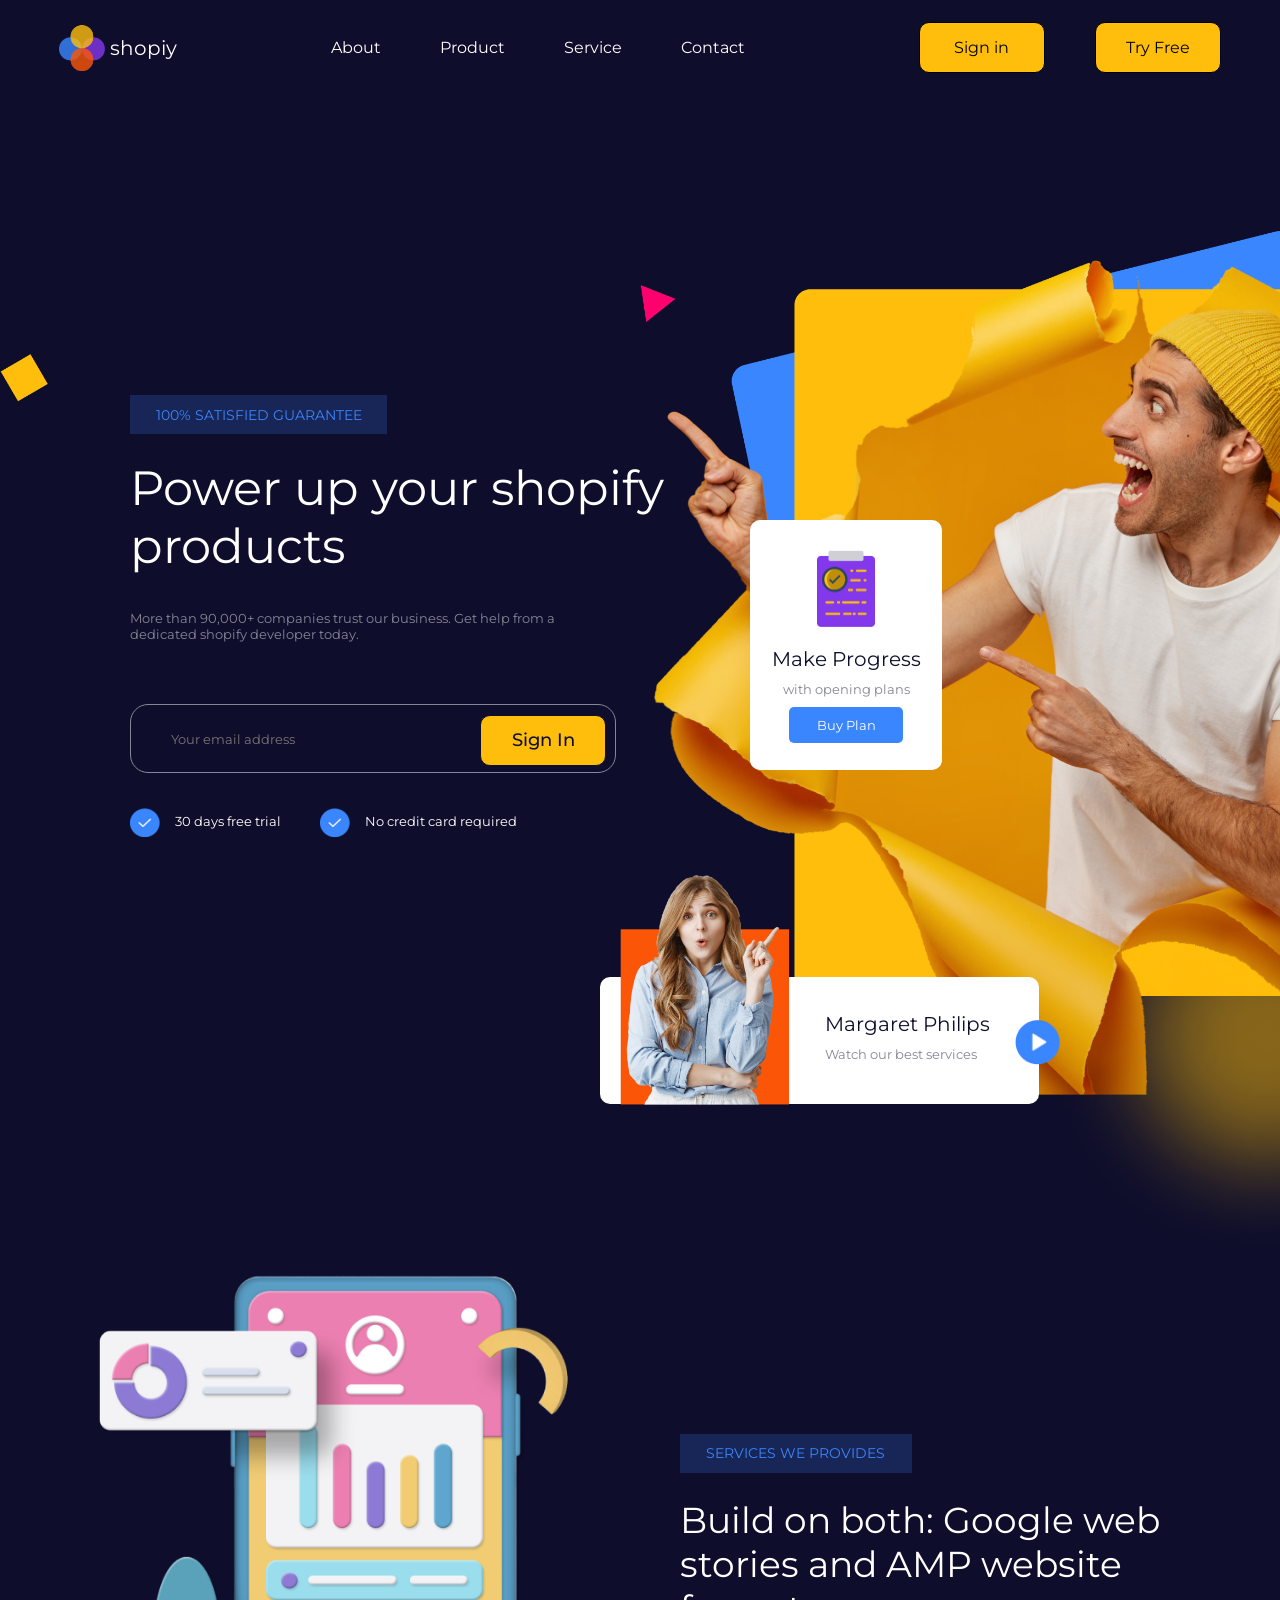
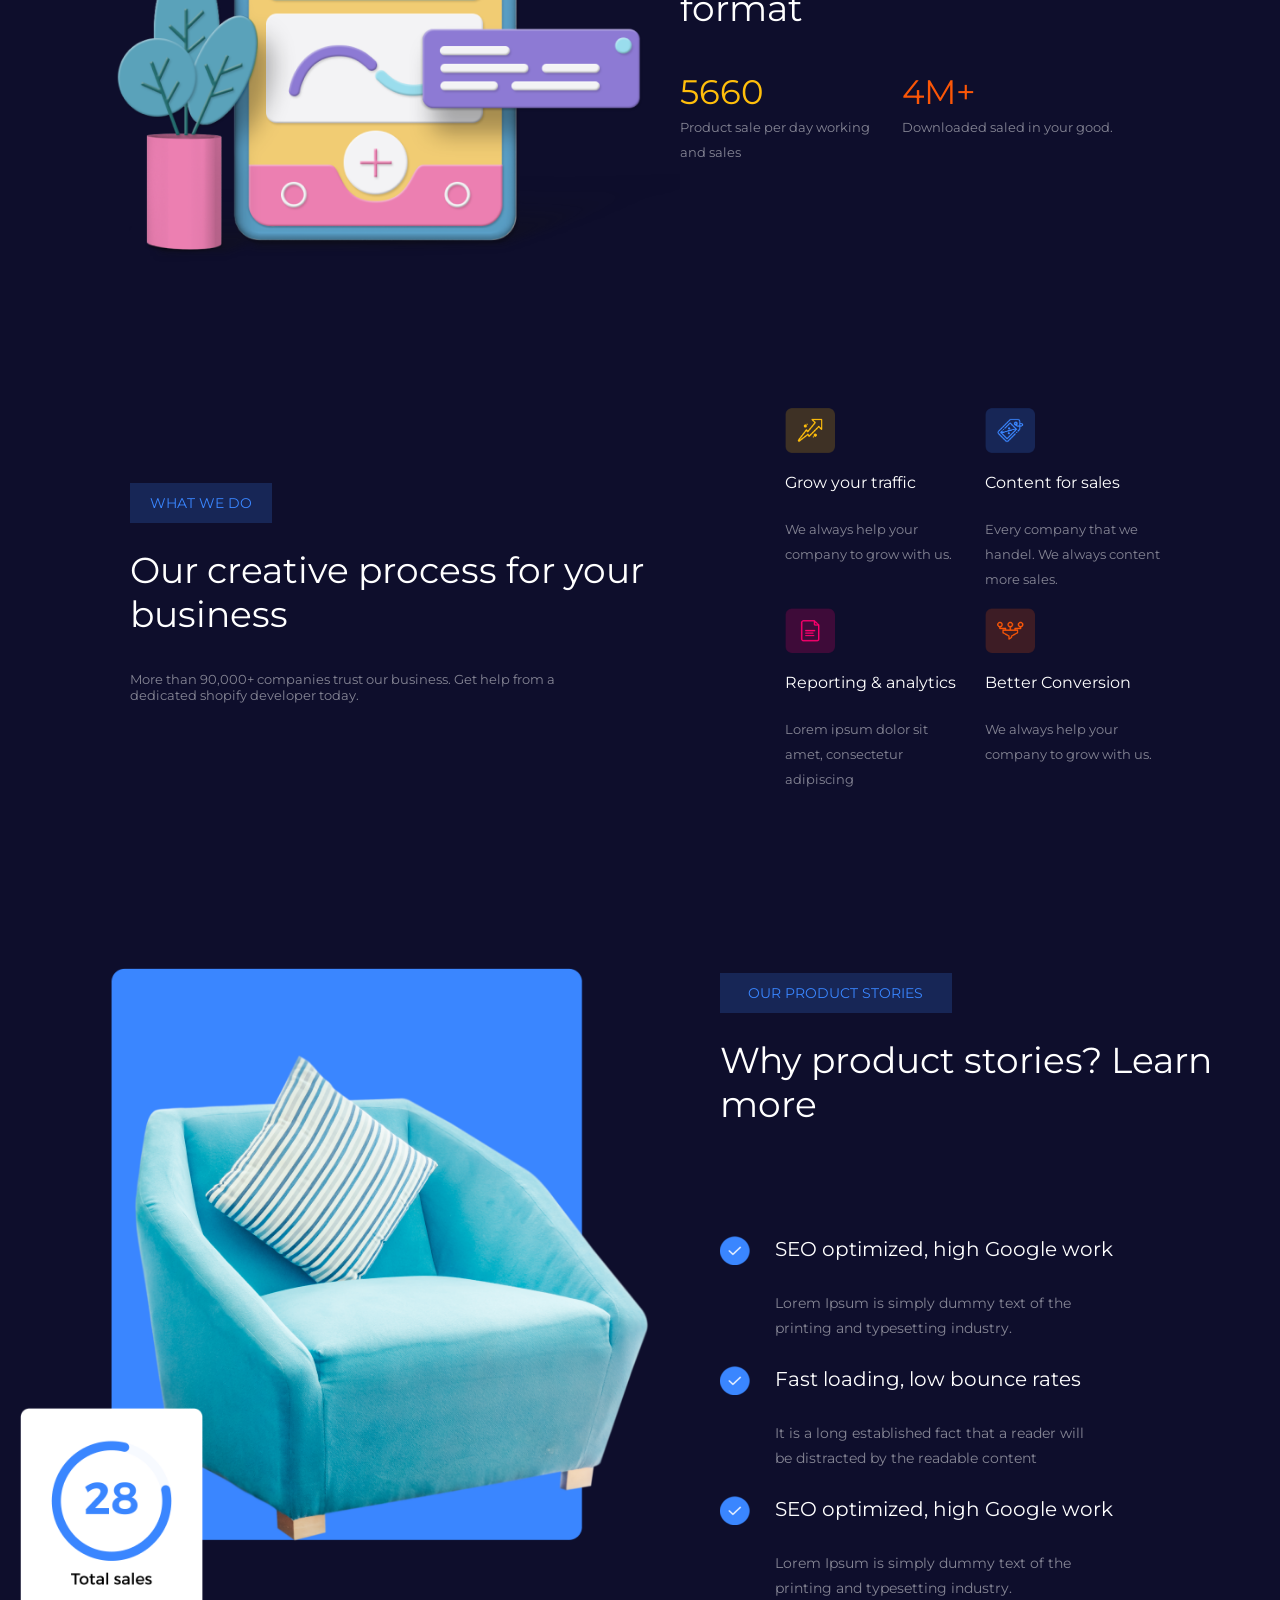
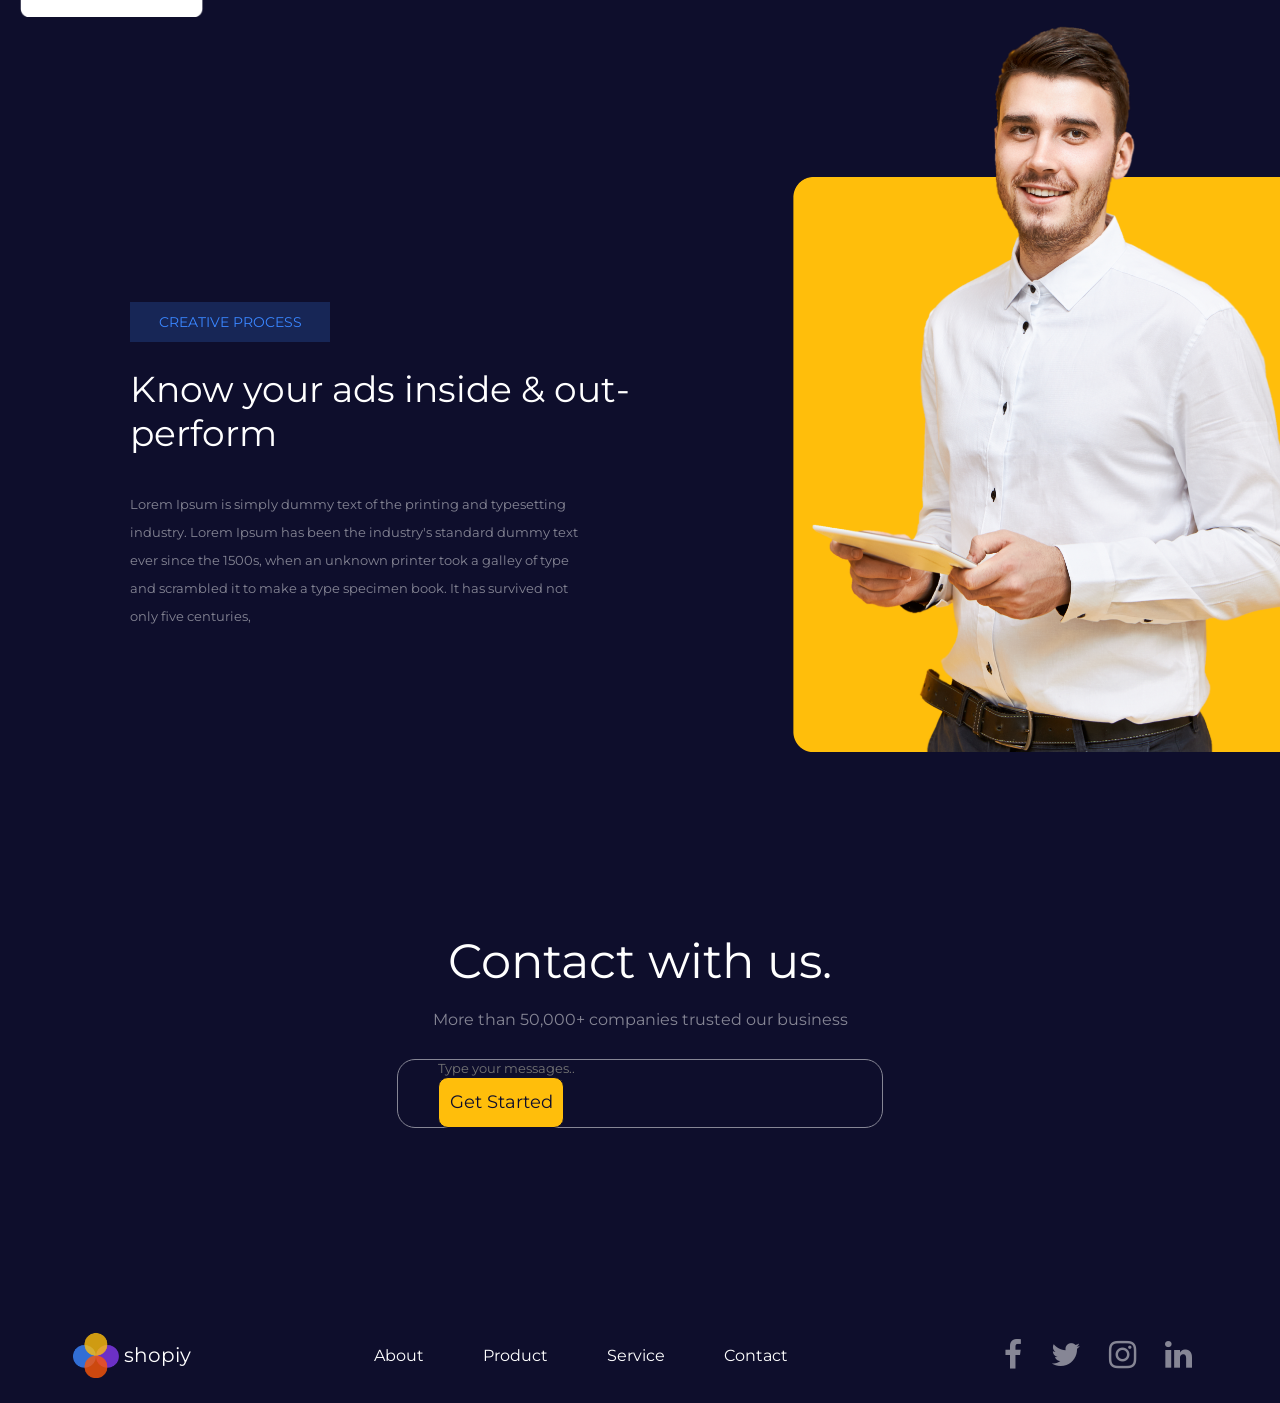
<file: index.html>
<!DOCTYPE html>
<html lang="en">
<head>
    <meta charset="UTF-8">
    <meta name="viewport" content="width=device-width, initial-scale=1.0">
    <link type="text/css" rel="stylesheet" href="css/style.css">
    <link rel="stylesheet" href="font-awesome-4.7.0/font-awesome-4.7.0/css/font-awesome.min.css">
    <title>shopiy</title>
    <!-- Дизайн https://www.figma.com/file/MmWflfWvsjHLMCmy7PoQl2/eCommercePlatformMarketingAgencyLandingPage?type=design&node-id=0-1&mode=design&t=Pwd1NYs7gW7fxwoi-0 -->
</head>
<body>
    <header class ="header">
        <div class = "headline">
            <img src="img/Logo1.png" alt="Logo">
            <h1>shopiy</h1>
        </div>
        <nav>
            <ul>
                <li><a href="#">About</a></li>
                <li><a href="#">Product</a></li>
                <li><a href="#">Service</a></li>
                <li><a href="#">Contact</a></li>
            </ul>
        </nav>
        <div class = "registration">
            <button type="button" class="header__section__button bg__yellow">Sign in</button>
            <button type="button" class="header__section__button bg__yellow">Try Free</button>
        </div>
    </header>
    
    <main>
        <section class="first_section">
            <article class="first_article">
                <div class="first_block_section guarantee bg__dark_cyan">
                    <p>100% SATISFIED GUARANTEE</p>
                </div>
                <div class="first_title h1">
                    <h1>Power up your shopify products</h1>
                </div>
                <div class="tx_above_first p">
                    <p>More than 90,000+ companies trust our business. Get help from a dedicated shopify developer today.</p>
                </div>
                <form action="#" method="POST">
                    <input type="email" name="email" placeholder="Your email address" class="email">
                    <button type="submit" class="email__button1 bg__yellow ">Sign In</button>
                </form>
                <div class="power_ul">
                    <ul>
                        <li>30 days free trial</li>
                        <li>No credit card required</li>
                    </ul>
                </div>
            </article>
            <aside class="make_progress">
                <img src="img/tasks.png" class="make_progress__img">
                <div class="aside2">
                    <h3 class="aside_h3">Make Progress</h3>
                    <p class="p_small aside2__p">with opening plans</p>
                </div>
                <div class="make_progress__buttom">
                    <p>Buy Plan</p>
                </div>
            </aside>
        </section>
        <aside class="philips">
            <img src="img/women1.png" class="women1">
            <div class="aside1">
                <h3 class="aside_h3">Margaret Philips</h3>
                <p class="p_small">Watch our best services</p>
            </div>
            <img src="img/mark_play.png" class="mark_play">
        </aside>
        <section class="second_section">
            <div class="phone">
                <img src="img/telephone.png">
            </div>
            <article>
                <div class="first_block_section services bg__dark_cyan">
                    <p>SERVICES WE PROVIDES</p>
                </div>
                <div class="second_title h2">
                    <h1>Build on both: Google web stories and AMP website format</h1>
                </div>
                <div class="article_table1">
                    <div class="article_table11">
                        <h3 class="h2__f_size cr_yellow">5660</h3>
                        <p class="p_small">Product sale per day working and sales</p>
                    </div>
                    <div class="article_table12">
                        <h3 class="h2__f_size cr_orange">4M+</h3>
                        <p class="p_small">Downloaded saled in your good.</p>
                    </div>
                </div>
            </article>
        </section>
        <section class="third_section">
            <article class="third_section__left">
                <div class="first_block_section we_do bg__dark_cyan">
                    <p>WHAT WE DO</p>
                </div>
                <div class="third_title h2">
                    <h1>Our creative process for your business</h1>
                </div>
                <div class="tx_above_first p">
                    <p>More than 90,000+ companies trust our business. Get help from a dedicated shopify developer today.</p>
                </div>
            </article>
            <div class="third_section__rigth">
                <div class="cell">
                    <img src="img/thunder.png">
                    <h3>Grow your traffic</h3>
                    <p>We always help your company to grow with us.</p>
                </div>
                <div class="cell">
                    <img src="img/sale.png">
                    <h3>Content for sales</h3>
                    <p>Every company that we handel. We always content more sales.</p>
                </div>
                <div class="cell">
                    <img src="img/doc.png">
                    <h3>Reporting & analytics</h3>
                    <p>Lorem ipsum dolor sit amet, consectetur adipiscing</p>
                </div>
                <div class="cell">
                    <img src="img/people.png">
                    <h3>Better Conversion</h3>
                    <p>We always help your company to grow with us.</p>
                </div>
            </div>
        </section>

        <section class="fourth_section">
            <div class="chair">
                <img src="img/chair.png">
            </div>
            <article>
                <div class="first_block_section product bg__dark_cyan">
                    <p>OUR PRODUCT STORIES</p>
                </div>
                <div class="fourth_title h2">
                    <h1>Why product stories? Learn more</h1>
                </div>
                <div class="section__list">
                    <h3>SEO optimized, high Google work</h3>
                    <p>Lorem Ipsum is simply dummy text of the printing and typesetting industry.</p>
                    <h3>Fast loading, low bounce rates</h3>
                    <p>It is a long established fact that a reader will be distracted by the readable content</p>
                    <h3>SEO optimized, high Google work</h3>
                    <p>Lorem Ipsum is simply dummy text of the printing and typesetting industry.</p>
                </div>
            </article>
        </section>
        <section class="fifth_section">
            <article class="fifth_section__left">
                <div class="first_block_section creation bg__dark_cyan">
                    <p>CREATIVE PROCESS</p>
                </div>
                <div class="fifth_title h2">
                    <h1>Know your ads inside & out-perform</h1>
                </div>
                <div class="tx_above_first p">
                    <p>Lorem Ipsum is simply dummy text of the printing and typesetting industry. Lorem Ipsum has been the industry's standard dummy text ever since the 1500s, when an unknown printer took a galley of type and scrambled it to make a type specimen book. It has survived not only five centuries,</p>
                </div>
            </article>
            <div class="fifth_section__rigth">
                <img src="img/man.png">
            </div>
        </section>
        <section class="sixth_section">
            <h2>Contact with us.</h2>
            <p>More than 50,000+ companies trusted our business</p>
            <div class="form">
                <form action="#" method="POST">
                    <input type="text" name="text" placeholder="Type your messages.." class="text">
                    <button type="submit" class="email__button2 bg__yellow ">Get Started</button>
                </form>
            </div>
        </section>
    </main>
    <footer>
        <div class = "headline">
            <img src="img/Logo1.png" alt="Logo">
            <h1>shopiy</h1>
        </div>
        <nav>
            <ul>
                <li><a href="#">About</a></li>
                <li><a href="#">Product</a></li>
                <li><a href="#">Service</a></li>
                <li><a href="#">Contact</a></li>
            </ul>
        </nav>
        <div class = "network">
            <i class="fa fa-facebook fa-2x" aria-hidden="true"></i>
            <i class="fa fa-twitter fa-2x" aria-hidden="true"></i>
            <i class="fa fa-instagram fa-2x" aria-hidden="true"></i>
            <i class="fa fa-linkedin fa-2x" aria-hidden="true"></i>
        </div>
    </footer>
</body>
</html>
</file>
<file: css/style.css>
@import url(base.css);
@import url(reset.css);
@import url(header.css);
@import url(main.css);
@import url(footer.css);
@import url(media.css);
body{
    margin: auto;
    background-color: var(--color-dark-blue);
    font-family: var(--font-family-h);

    /* max-width: var(--width); */
}

.bg__yellow{
    background-color: var(--color-yellow);
}
.bg__dark_cyan{
    background-color: var(--color-dark-cyan);
    color: var(--color-cyan);
    font-size: var(--font-size-small-p);
    text-align: center;
}
</file>
